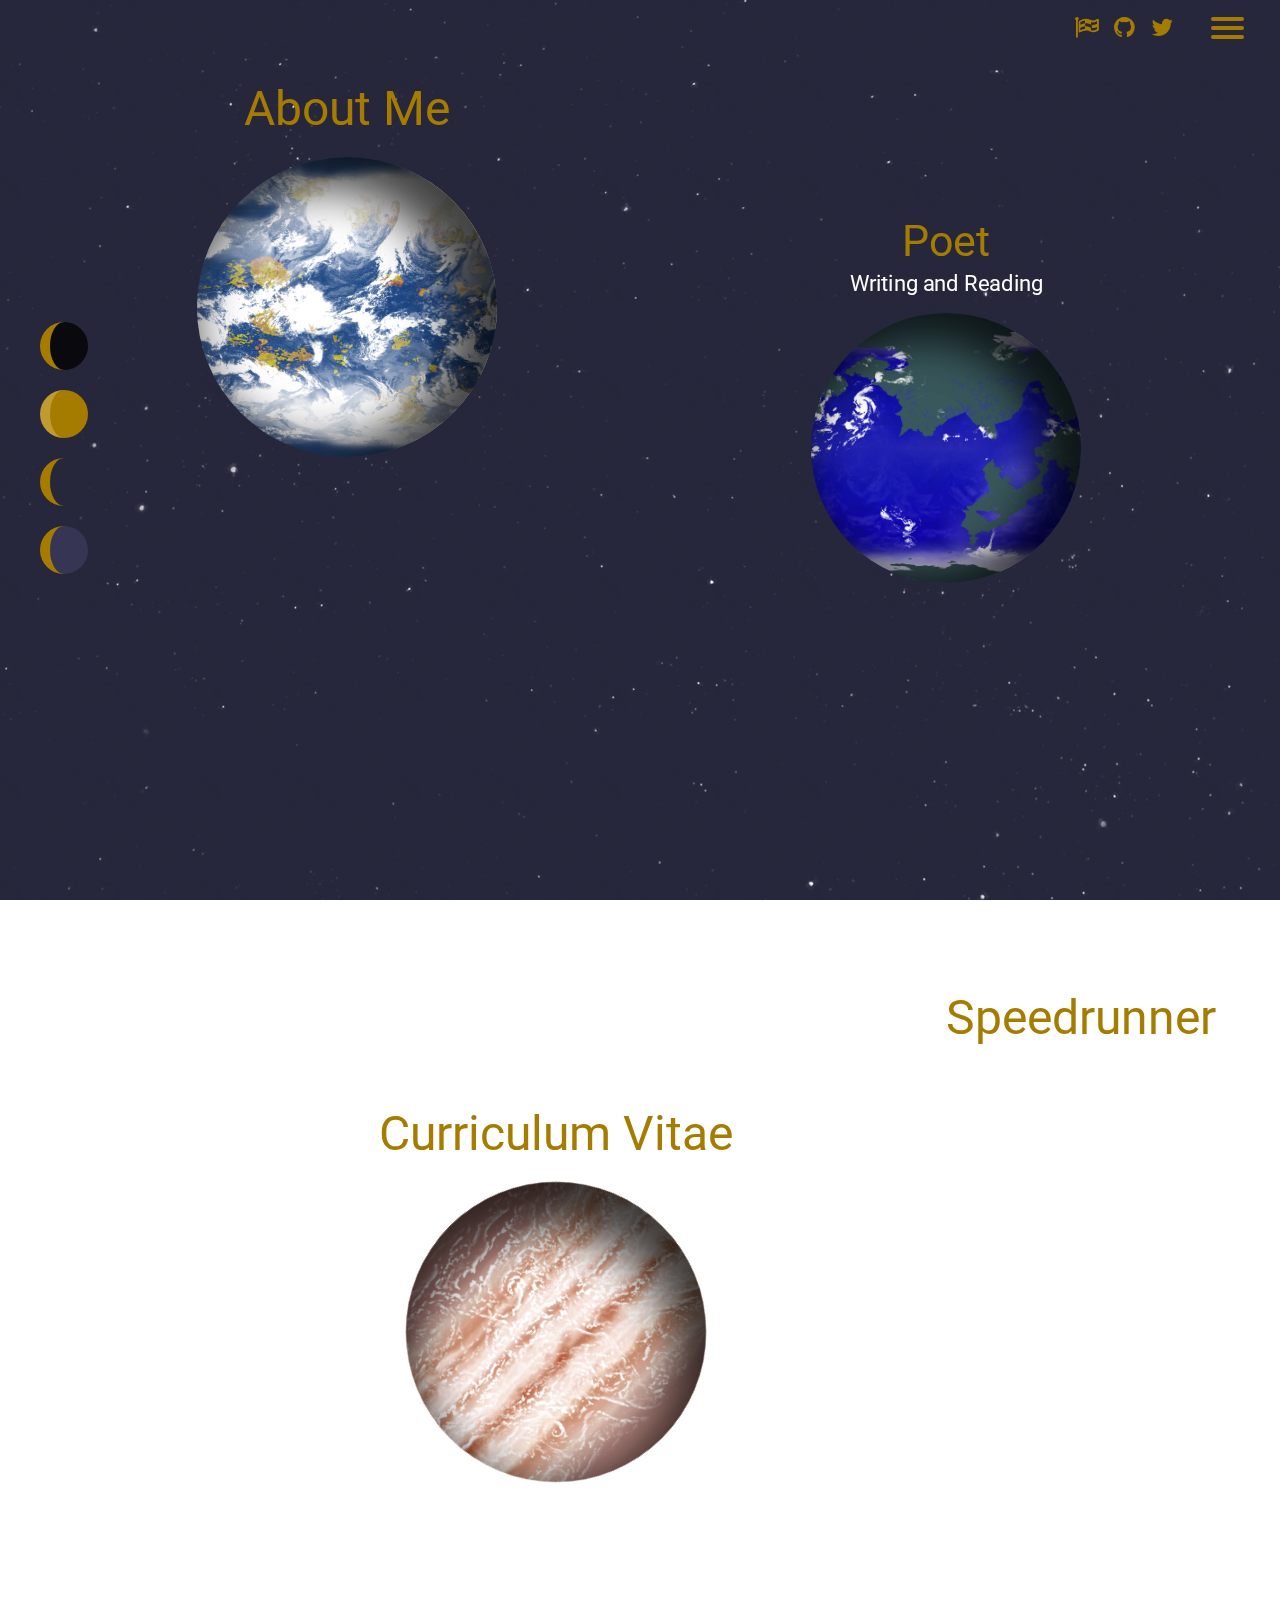
<file: aboutme.html>
<!DOCTYPE html>
<html>

<head>
	<meta charset="UTF-8" />
	<meta name="description" content="Projects of Erwin Korsten" />
	<meta name="keywords" content="Projects, Portfolio" />
	<meta name="author" content="Erwin Korsten" />
	<meta name="viewport" content="width=device-width, initial-scale=1.0, maximum-scale=1.0" />
	<title>About Erwin Korsten</title>
	<link href="css/style.css" rel="stylesheet" type="text/css" media="all" />
	<link href="css/header.css" rel="stylesheet" type="text/css" media="all" />
	<link href="css/planets.css" rel="stylesheet" type="text/css" media="all" />
	<link href="css/transformations.css" rel="stylesheet" type="text/css" media="all" />
	<link href="css/mobiletransforms.css" rel="stylesheet" type="text/css" media="all" />
	<link href="css/sidemenu.css" rel="stylesheet" type="text/css" media="all" />
	<link href="css/fadeout.css" rel="stylesheet" type="text/css" media="all" />
	<link href="https://fonts.googleapis.com/css?family=Open+Sans|Roboto:400,400i,700,700i"
	 rel="stylesheet">
	<link rel="stylesheet" href="https://cdnjs.cloudflare.com/ajax/libs/font-awesome/4.7.0/css/font-awesome.min.css">
</head>

<body>
	<svg class='load-page-about'></svg>
	<svg class='load-page'></svg>
	<header id='header'>
		<div></div>
		<div class='navigation'>
			<div class='socialmedia'>
				<a href='https://www.speedrun.com/user/Aureus_Lunae' class='fa fa-flag-checkered' target='_blank'></a>
				<a href='https://github.com/Aureus-Lunae' class='fa fa-github' target='_blank'></a>
				<a href='https://twitter.com/Aureus_Lunae' class='fa fa-twitter' target='_blank'></a>
			</div>
			<!-- Menu -->
			<div id='menuburger'>
				<input type='checkbox' />
				<span></span>
				<span></span>
				<span></span>
				<ul id='menu'>
					<li><a onclick="moveToPage('index.php', 'home')">Home</a></li>
					<li><a onclick="moveToPage('projects.html', 'projects')">Projects</a></li>
					<li><a onclick="moveToPage('aboutme.html', 'about')">About</a></li>
					<li><a onclick="moveToPage('index.php#contact', 'home')">Contact</a></li>
			</div>
		</div>
	</header>

	<div id='aboutme-container'>
		<div class='twinkling'></div>
	</div>


	<div class='grid-layout'>

		<div class='project'>
			<div class='about-title trans-s10-0-r20-0deg'>About Me</div>
			<div class='about-subtitle trans-s10-0-r20-0deg'></div>
			<div class='space-perspective trans-s10-d20-r20-0deg'>
				<div class='planet earthplanet1 hide'>
					<div class='planet planetcloud1'>
						<div class='extra'>
							<p>
								I am a developer, poet, speedrun journalist and speedrunner in the
								Netherlands. As a poet, I write when I have inspiration. As a
								speedrunner, I run games whenever I have time. And as a journalist, I
								write articles for Indie Game Press.
							</p>
						</div>
					</div>
				</div>
			</div>

			<div class='mobile-only'>
				<p>
					I am a developer, poet, speedrun journalist and speedrunner in the
					Netherlands. As a poet, I write when I have inspiration. As a
					speedrunner, I run games whenever I have time. And as a journalist, I
					write articles for Indie Game Press.
				</p>
			</div>
		</div>


		<div class='project colspan-2 rowspan-2'>
			<div class='about-title trans-s09-u20-r60-0deg'>Poet</div>
			<div class='about-subtitle trans-s09-u20-r60-0deg'>Writing and Reading</div>
			<div class='space-perspective trans-s09-u20-r60-0deg'>
				<div class='planet earthplanet2 hide'>
					<div class='planet planetcloud4'>
						<div class='extra'>
							<div class='extra-title'>Inspiration</div>
							<p>There is something we want<br />
								As we wander through the depths of darkness<br />
								Searching for an idea<br />
								Not knowing where to start<br />
								We descend in the thoughts<br />
								First nothing<br />
								Chaos<br />
								Then a stroke of inspiration<br />
								We try to remember it<br />
								As we grab the paper<br />
								When the pen comes down<br />
								The first word written<br />
								It is gone<br />
								Forever lost<br /></p>
						</div>
					</div>
				</div>
			</div>

			<div class='mobile-only'>
				<div class='mobile-only__title'>Inspiration</div>
				<p>There is something we want<br />
					As we wander through the depths of darkness<br />
					Searching for an idea<br />
					Not knowing where to start<br />
					We descend in the thoughts<br />
					First nothing<br />
					Chaos<br />
					Then a stroke of inspiration<br />
					We try to remember it<br />
					As we grab the paper<br />
					When the pen comes down<br />
					The first word written<br />
					It is gone<br />
					Forever lost<br /></p>
			</div>
		</div>


		<div class='project colspan-2 rowspan-3'>
			<div class='about-title trans-s10-0-r40-0deg'>Curriculum Vitae</div>
			<div class='about-subtitle trans-s10-0-r40-0deg'></div>
			<div class='space-perspective trans-s10-d20-r40--45deg'>
				<a href='downloads/cv.pdf' class='planet gasplanet2'>
					<div class='planet planetcloud3'></div>
				</a>
			</div>
		</div>


		<div class='project rowspan-2'>
			<div class='about-title'>Speedrunner</div>
			<div class='about-subtitle'>Beating games as fast as possible</div>
			<p>Speedrunning is the act of beating games as fast as possible. It is a
				constant attempt to improve your times. I myself prefer to run Sega
				Genesis/Mega Drive games. Sundays at 19:00 CET there are races I join if
				the games are interresting.</p>
		</div>

	</div>


	<div id='leftmenu'>
		<ul>
			<li><a onclick="moveToPage('index.php', 'home')" class='leftnav home'></a></li>
			<li><a onclick="moveToPage('index.php#projects', 'home')" class='leftnav projects active'></a></li>
			<li><a onclick="moveToPage('index.php#about', 'home')" class='leftnav about'></a></li>
			<li><a onclick="moveToPage('index.php#contact', 'home')" class='leftnav contact'></a></li>
		</ul>
	</div>
	<script src='js/pageanimations.js'></script>
</body>

</html>
</file>
<file: css/style.css>
*,
*:before,
*:after {
	box-sizing: border-box;
}

html {
	scroll-behavior: smooth;
	box-sizing: inherit;
	font-size: 16px;
}

body {
	min-height: 100vh;
	margin: 0;
	font-family: 'Roboto', 'Open Sans', sans-serif;
	color: #fff;
}

a {
	text-decoration: 0;
	cursor: pointer;
}


.load-page-projects {
	background: #181824;
	z-index: 9999;
	pointer-events: none;
	height: 100%;
	width: 100%;
	position: fixed;
	animation: page-fade-in 2s ease-in-out;
	opacity: 0;
}

.load-page {
	z-index: 9999;
	pointer-events: none;
	height: 100vh;
	width: 100%;
	position: fixed;
	opacity: 0;
}

.load-page-about {
	background: #27273c;
	z-index: 9999;
	pointer-events: none;
	height: 100%;
	width: 100%;
	position: fixed;
	animation: page-fade-in 2s ease-in-out;
	opacity: 0;
}

@keyframes page-fade-in {
	0% {
		opacity: 1;
	}

	100% {
		opacity: 0;
	}
}

/*****************************
 * Twinkling Stars background
 ****************************/

.twinkling {
	position: fixed;
	top: 0;
	left: 0;
	right: 0;
	bottom: 0;
	width: 100%;
	min-height: 100%;
	display: block;
}

#project-container .twinkling {
	background: transparent url(../images/twinklingprojects.png) repeat top center;
	animation: twinkling-stars 200s linear infinite;
}

#aboutme-container .twinkling {
	background: transparent url(../images/twinklingabout.png) repeat top center;
	animation: twinkling-stars 200s linear infinite;
}

@keyframes twinkling-stars {
	0% {
		background-position: 0 0;
	}

	100% {
		background-position: -10000px 5000px;
	}
}

/**********************
 * Projectscontainer
 *********************/

#project-container {
	padding: 2em;
	position: fixed;
	width: 100%;
	min-height: 100%;
	background: #181824 url(../images/stars2.png) repeat top center;
	z-index: -1;
}

#aboutme-container {
	padding: 2em;
	position: fixed;
	width: 100%;
	min-height: 100%;
	background: #27273c url(../images/stars.png) repeat top center;
	z-index: -1;
}

.grid-layout {
	margin-left: 128px;
	padding: 4em 1em 2em 1em;
	display: grid;
	grid-template-columns: repeat(auto-fill, minmax(320px, 1fr));
	grid-gap: 10px;
	grid-auto-rows: minmax(320px, auto);
	grid-auto-flow: dense;
	perspective: 700px;
	perspective-origin: 50% 50%;
}

.rowspan-2 {
	grid-row-end: span 2;
}

.rowspan-3 {
	grid-row-end: span 3;
}

.colspan-2 {
	grid-column-end: span 2;
}

.colspan-3 {
	grid-column-end: span 3;
}

.project {
	margin: 1em;
	display: flex;
	flex-direction: column;
	justify-content: center;
	align-items: center;
	z-index: 1;
}

.about-title,
.project-text {
	font-size: 3em;
	color: #a67c00;
	text-align: center;
}

.project-subtext {
	font-size: 1.5em;
	color: #fff;
	margin-bottom: 30px;
	text-align: center;
}

.about-subtitle {
	font-size: 1.5em;
	color: #fff;
	text-align: center;
}

.project p {
	text-align: justify;
}

.extra {
	display: none;
	position: absolute;
	width: 320px;
	color: #a67c00;
	text-shadow: -1px 0 #000, 0 1px #000, 1px 0 #000, 0 -1px #000;
	transform: translate(250px, 50px);
	z-index: 5;
}

.extra-title {
	font-size: 1.8em;
	text-align: center;
}

.extra p {
	font-size: 1em;
}

/**
 * Mobileonly text support
 */

.mobile-only {
	display: none;
	width: 320px;
	color: #fff;
	z-index: 5;
}

.mobile-only__title {
	font-size: 1.8em;
	text-align: center;
	color: #a67c00;
}

.mobile-only p {
	font-size: 1.2em;
	text-align: justify;
}


.hide {
	width: 100%;
	height: 100%;
}

.hide:hover .extra {
	display: inline-block;
}

/** 
 * Media Queries
 */

@media all and (min-width: 768px) and (max-width: 1024px),
only screen and (min-device-width: 768px) and (max-device-width: 1024px) {
	html {
		font-size: 14px;
	}

	.rowspan-3 {
		grid-row-end: span 2;
	}

	.colspan-3 {
		grid-column-end: span 2;
	}
}

@media all and (min-width: 350px) and (max-width: 768px),
only screen and (min-device-width: 350px) and (max-device-width: 768px) {

	html {
		font-size: 13px;
	}

	.colspan-2 {
		grid-column-end: span 1;
	}

	.colspan-3 {
		grid-column-end: span 1;
	}

	.rowspan-2 {
		grid-row-end: span 1;
	}

	.rowspan-3 {
		grid-row-end: span 1;
	}

	.mobile-only {
		display: inline-block;
	}

}

@media only screen and (max-device-width: 1400px) and (orientation: portrait) {
	html {
		font-size: 13px;
	}

	.grid-layout {
		margin-left: 0;
		padding-top: 64px
	}

	.mobile-only {
		display: inline-block;
	}

	.hide:hover .extra {
		display: none;
	}
}
</file>
<file: css/header.css>
/**********
   Header
 **********/

#header {
  display: flex;
  flex-direction: row;
  width: 100%;
  justify-content: space-between;
  align-items: center;
  position: fixed;
  color: #a67c00;
  font-size: 1.5em;
  padding: 0.5em 1.5em;
  z-index: 2;
}

#header a {
  color: #a67c00;
  text-decoration: none;
  display: block;
  cursor: pointer;
}

.navigation {
  display: flex;
  flex-direction: row;
  justify-content: space-between;
}


.socialmedia {
  display: flex;
  align-items: flex-end;
  z-index: 5;
}

.socialmedia a {
  margin: 0 8px;
}

/**
 * Hamburger Menu
 */

#menuburger {
  margin-left: 30px;
  position: relative;
  display: block;
}

#menuburger input {
  margin-top: 5px;
  display: block;
  width: 40px;
  height: 32px;
  position: absolute;
  cursor: pointer;
  opacity: 0;
  z-index: 2;
}

#menuburger span {
  display: block;
  background: #a67c00;
  width: 33px;
  height: 4px;
  position: relative;
  border-radius: 3px;
  z-index: 1;
  margin-top: 5px;

  transform-origin: 4px 0px;
  transition: transform 0.5s cubic-bezier(0.77, 0.2, 0.05, 1.0),
    background 0.5s cubic-bezier(0.77, 0.2, 0.05, 1.0),
    opacity 0.55s ease;
}

#menuburger span:first-child {
  transform-origin: 0% 0%;
}

#menuburger span:nth-last-child(2) {
  transform-origin: 0% 100%;
}

#menuburger input:checked~span {
  opacity: 1;
  transform: rotate(45deg) translate(-2px, 1px);
  background: #a67c00;
}

#menuburger input:checked~span:nth-last-child(3) {
  opacity: 0;
  transform: rotate: 0deg scale(0.2, 0.2);
}

#menuburger input:checked~span:nth-last-child(2) {
  transform: rotate(-45deg) translate(0, -1px);
}

#menu {
  position: absolute;
  text-align: right;
  width: 250px;
  margin: -2em 0 0 -7em;
  padding: 2em 0 0 0;
  background: rgba(0, 0, 0, 0.3);
  list-style-type: none;
  -webkit-font-smoothing: antialiased;

  transform-origin: 0% 0%;
  transform: translate(100%, 0);
  transition: transform 0.5s cubic-bezier(0.77, 0.2, 0.05, 1.0);
}

#menu li {
  padding: 0.5em 2em;
  font-size: 1.5em;
}


#menuburger input:checked~ul {
  transform: none;
}
</file>
<file: css/planets.css>
.space-perspective {
	width: 300px;
	height: 300px;
	display: inline-block;
	/*	perspective: 700px;
	perspective-origin: 50% 50%;*/
}

@keyframes move-planets {
	0% {
		background-position: -600px 0;
	}

	100% {
		background-position: 0 0;
	}
}

.planet {
	/*margin-top: 20px;*/
	display: inline-block;
	transform-style: preserve-3d;
	border-radius: 50%;
	height: 100%;
	width: 100%;
	position: relative;
	z-index: 2;
}

.planet:before {
	content: '';
	position: absolute;
	top: 0;
	left: 0;
	width: 100%;
	height: 100%;
	border-radius: 50%;
	box-shadow: inset -25px 10px 50px 15px rgba(0, 0, 0, 0.5);
	z-index: 3;
}

/**
 * Lunaebot special planet
 */

.lunaebot {
	background: url('../images/lunaebot.png') repeat-x;
	animation: move-planets 30s infinite linear;
}

/**
 * Lava/rock planet
 */

.lavaplanet {
	background: url('../images/lavarock.jpg') repeat-x;
	animation: move-planets 40s infinite linear;
}

.rockplanet {
	background: url('../images/rock01.png') repeat-x;
	animation: move-planets 60s infinite linear;
}

/**
 * Earthlike planets
 */

.earthplanet1 {
	background: url('../images/earthplanets/earthplanet1.png') repeat-x;
	animation: move-planets 80s infinite linear;
}

.earthplanet2 {
	background: #39585c url('../images/earthplanets/earth2.png') repeat-x;
	animation: move-planets 90s infinite linear;
}

.earthplanet3 {
	background: #39585c url('../images/earthplanets/earthplanet3.png') repeat-x;
	animation: move-planets 45s infinite linear;
}

/**
 * Gas planets
 */

.gasplanet1 {
	background: url('../images/gasplanets/gasplanet1.png') repeat-x;
	animation: move-planets 80s infinite linear;
}

.gasplanet2 {
	background: #39585c url('../images/gasplanets/gasplanet2.png') repeat-x;
	animation: move-planets 65s infinite linear;
}

.gasplanet3 {
	background: #39585c url('../images/gasplanets/gasplanet3.png') repeat-x;
	animation: move-planets 75s infinite linear;
}

/**
 * Ice planets
 */

.iceplanet1 {
	background: url('../images/iceplanets/iceplanet1.png') repeat-x;
	animation: move-planets 70s infinite linear;
}

.iceplanet2 {
	background: url('../images/iceplanets/iceplanet2.png') repeat-x;
	animation: move-planets 80s infinite linear;
}

.iceplanet3 {
	background: url('../images/iceplanets/iceplanet3.png') repeat-x;
	animation: move-planets 60s infinite linear;
}

.iceplanet4 {
	background: url('../images/iceplanets/iceplanet4.png') repeat-x;
	animation: move-planets 50s infinite linear;
}

/**
 * Water planets
 */

.waterplanet1 {
	background: url('../images/waterplanets/waterplanet1.png') repeat-x;
	animation: move-planets 75s infinite linear;
}

.waterplanet2 {
	background: url('../images/waterplanets/waterplanet2.png') repeat-x;
	animation: move-planets 50s infinite linear;
}

/**
 * Terrestrials
 */

.charis3 {
	background: url('../images/terrestrial/charis3.png') repeat-x;
	animation: move-planets 80s infinite linear;
}

.classl {
	background: url('../images/terrestrial/classl.png') repeat-x;
	animation: move-planets 60s infinite linear;
}

.dagon {
	background: url('../images/terrestrial/dagon.png') repeat-x;
	animation: move-planets 90s infinite linear;
}

.endor {
	background: url('../images/terrestrial/endor.png') repeat-x;
	animation: move-planets 60s infinite linear;
}

.hydra {
	background: url('../images/terrestrial/hydra.png') repeat-x;
	animation: move-planets 75s infinite linear;
}

.martian {
	background: url('../images/terrestrial/martian.png') repeat-x;
	animation: move-planets 65s infinite linear;
}

.valdrada {
	background: url('../images/terrestrial/valdrada.png') repeat-x;
	animation: move-planets 55s infinite linear;
}

/**
 * Planet Clouds
 */

.planetcloud1 {
	background: url('../images/planetclouds/clouds1.png') repeat-x;
	animation: move-planets 20s infinite linear;
}

.planetcloud2 {
	background: url('../images/planetclouds/clouds2.png') repeat-x;
	animation: move-planets 20s infinite linear;
}

.planetcloud3 {
	background: url('../images/planetclouds/clouds3.png') repeat-x;
	animation: move-planets 20s infinite linear;
}

.planetcloud4 {
	background: url('../images/planetclouds/clouds4.png') repeat-x;
	animation: move-planets 20s infinite linear;
}

.planetcloud5 {
	background: url('../images/planetclouds/clouds5.png') repeat-x;
	animation: move-planets 20s infinite linear;
}
</file>
